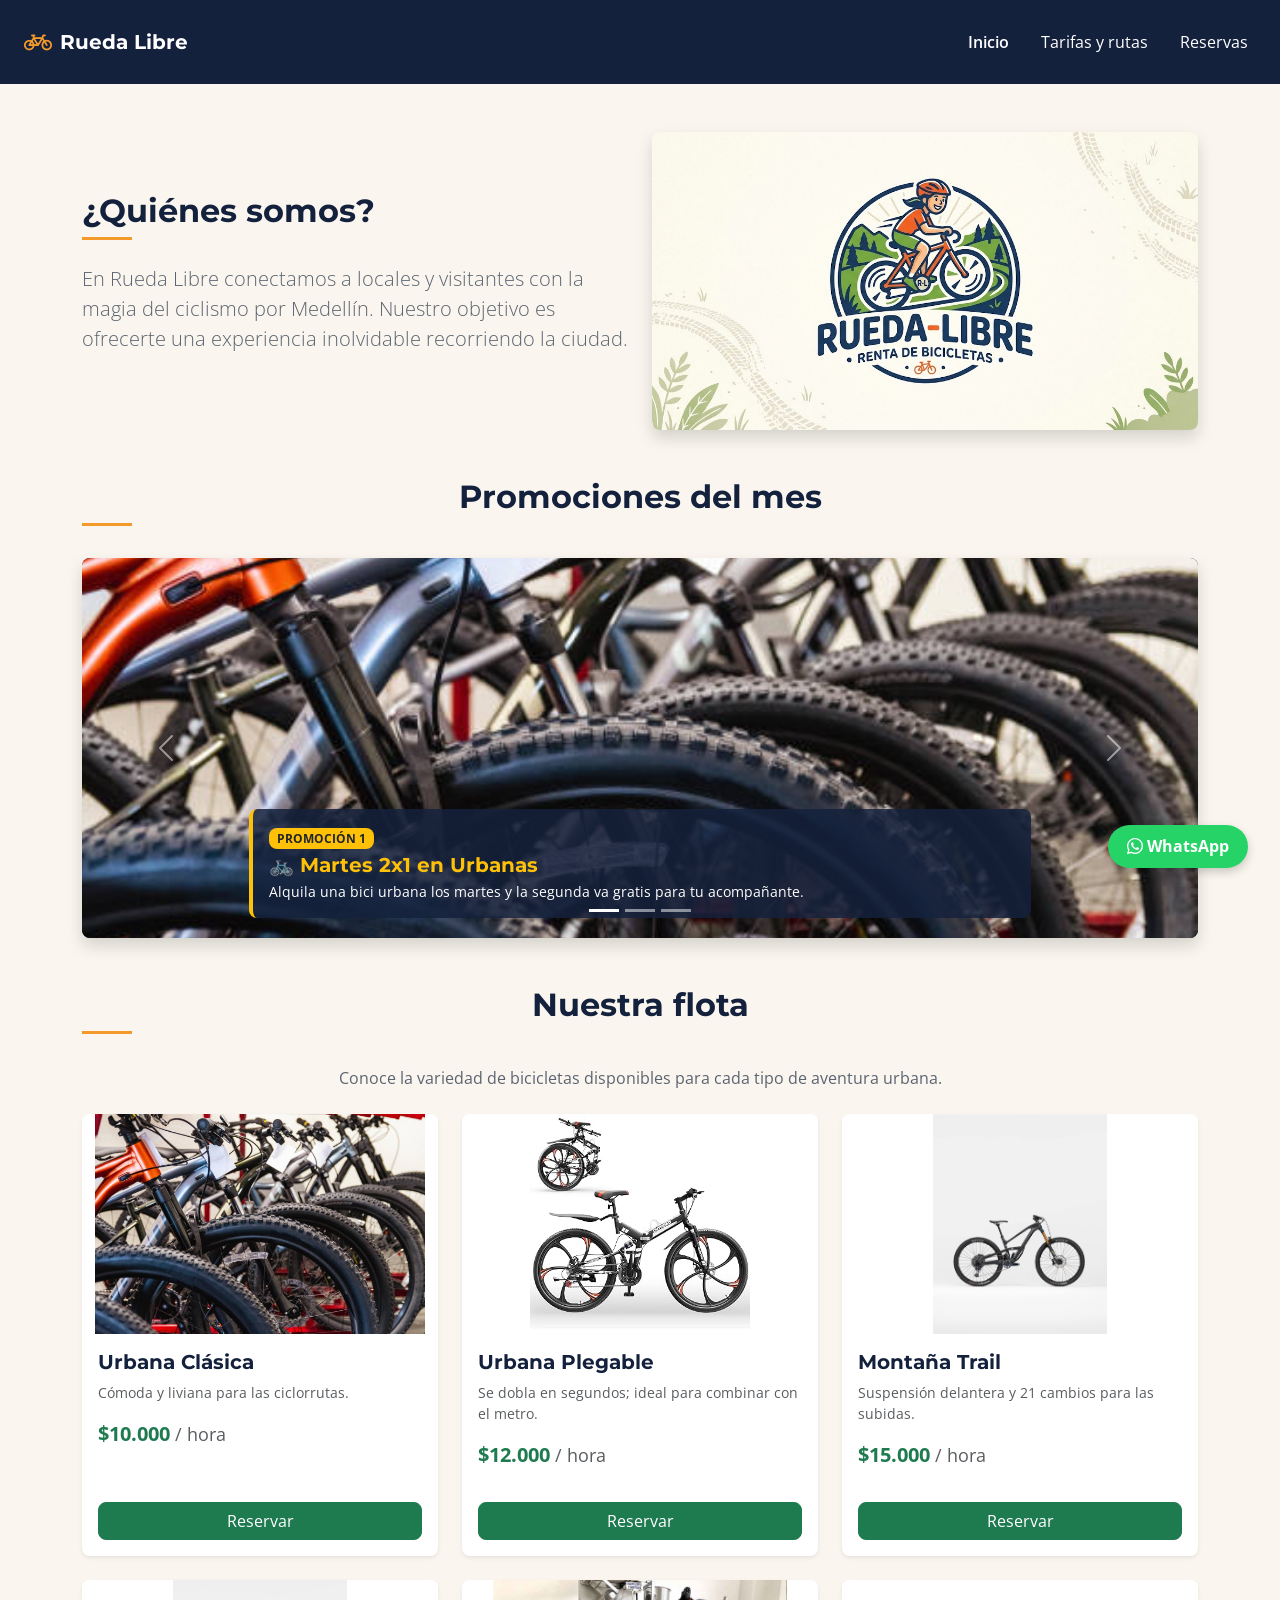
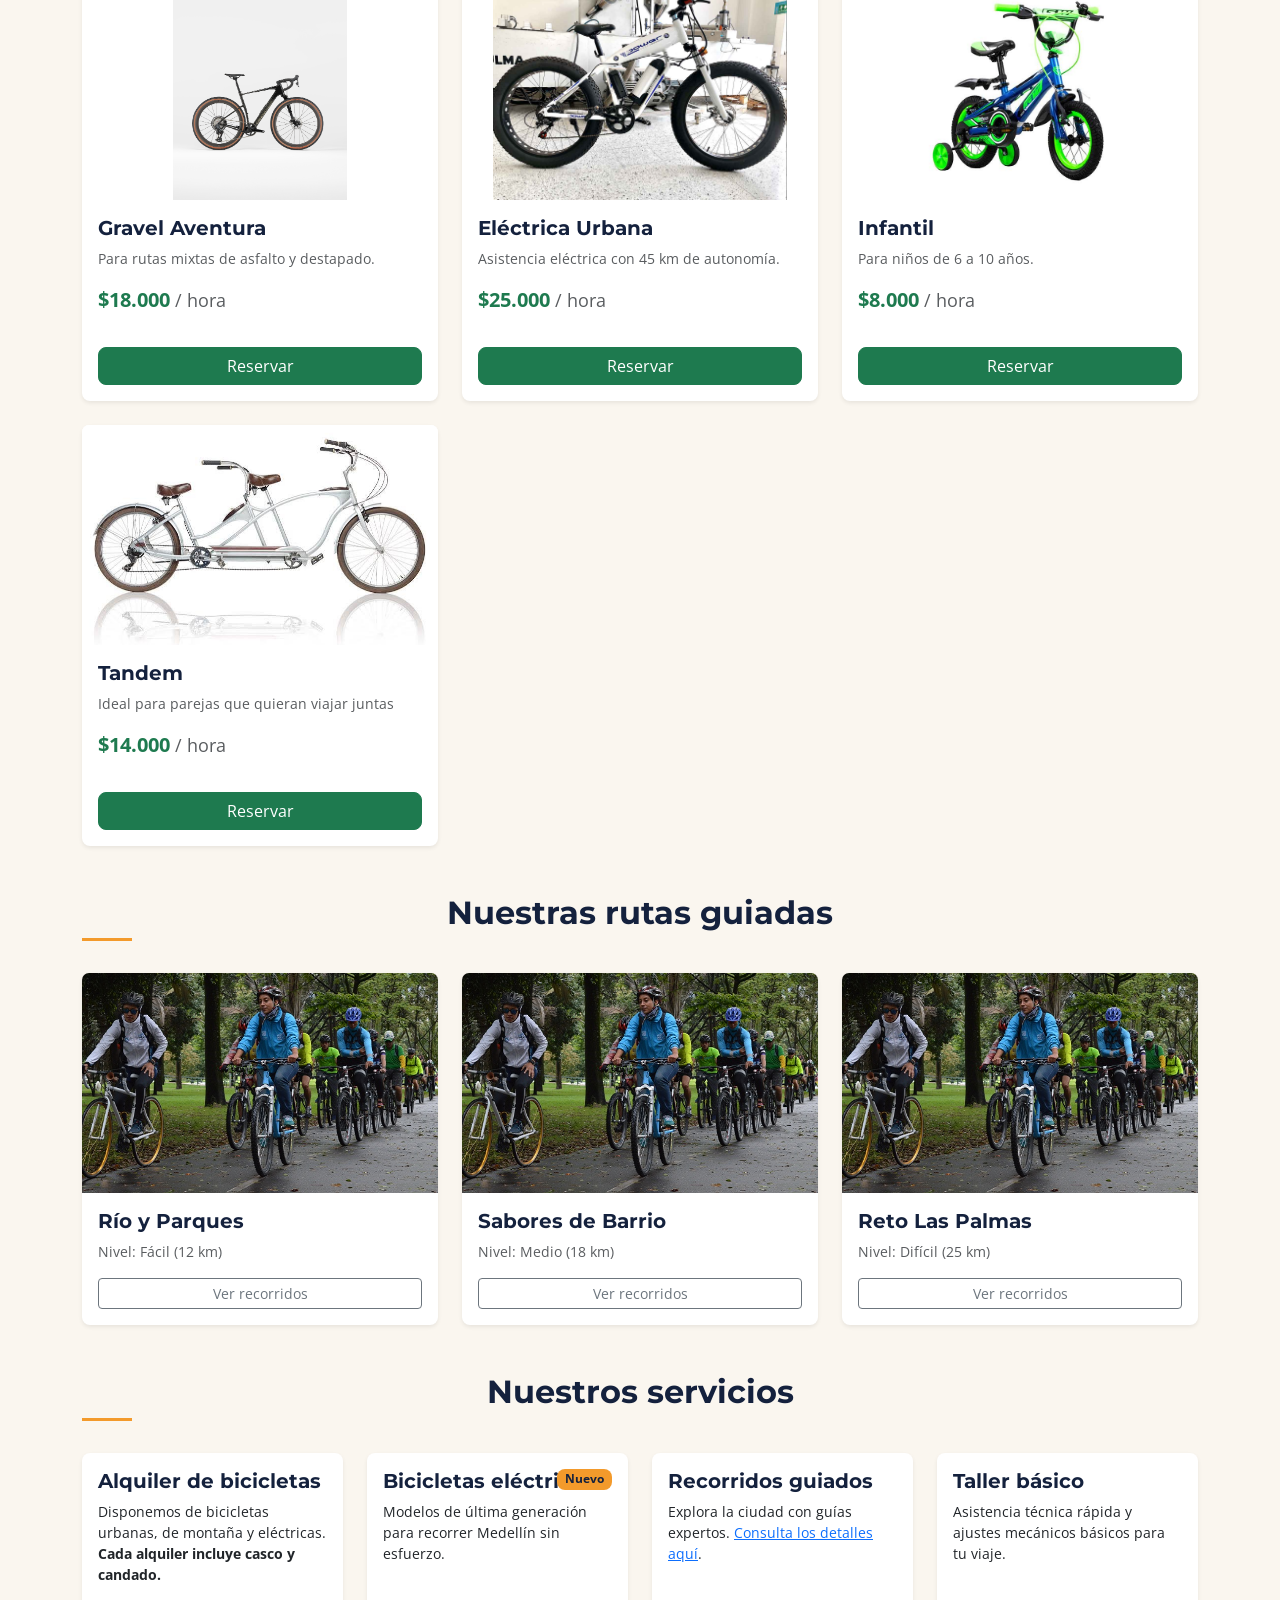
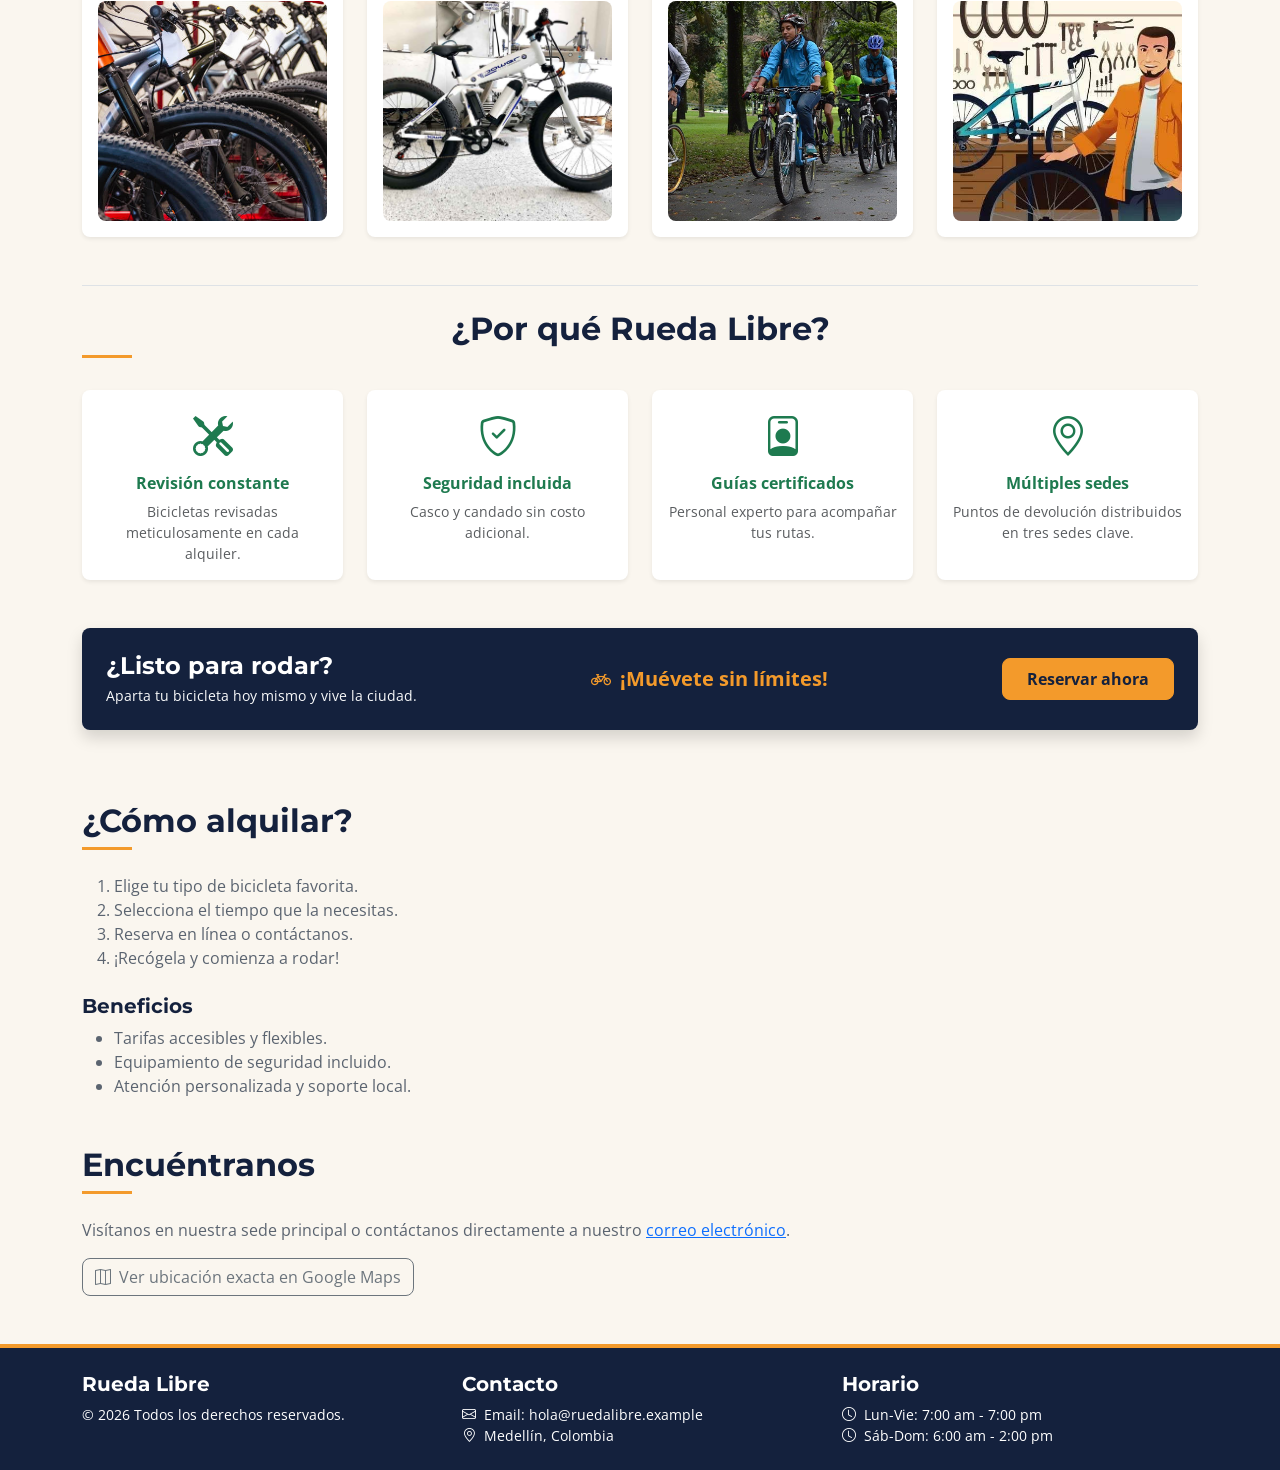
<file: index.html>
<!DOCTYPE html>
<html lang="es">
<head>
    <meta charset="UTF-8">
    <meta name="viewport" content="width=device-width, initial-scale=1.0">
    <meta name="description" content="Alquiler de bicicletas y recorridos guiados en Medellín. Vive la ciudad sobre dos ruedas de forma segura y divertida.">
    <title>Rueda Libre | Alquiler de bicicletas en Medellín</title>
    <!-- Google Fonts -->
    <link rel="preconnect" href="https://fonts.googleapis.com">
    <link rel="preconnect" href="https://fonts.gstatic.com" crossorigin>
    <link href="https://fonts.googleapis.com/css2?family=Montserrat:wght@700&family=Open+Sans:wght@400;600&display=swap" rel="stylesheet">

    <!-- Bootstrap 5.3 CSS -->
    <link href="https://cdn.jsdelivr.net/npm/bootstrap@5.3.3/dist/css/bootstrap.min.css" rel="stylesheet" integrity="sha384-QWTKZyjpPEjISv5WaRU9OFeRpok6YctnYmDr5pNlyT2bRjXh0JMhjY6hW+ALEwIH" crossorigin="anonymous">
    <!-- Bootstrap Icons CDN -->
    <link rel="stylesheet" href="https://cdn.jsdelivr.net/npm/bootstrap-icons@1.11.3/font/bootstrap-icons.min.css">
    <!-- CSS propio -->
    <link rel="stylesheet" href="css/styles.css">
</head>
<body class="bg-crema text-gris-asfalto">
    <header>
        <nav class="navbar navbar-expand-lg bg-azul-noche navbar-dark py-3 px-4">
            <div class="container-fluid p-0">
                <a class="navbar-brand font-titulos text-white fw-bold d-flex align-items-center gap-2" href="index.html">
                    <i class="bi bi-bicycle text-naranja-pedal fs-3" aria-hidden="true"></i>
                    <span>Rueda Libre</span>
                </a>
                <button class="navbar-toggler" type="button" data-bs-toggle="collapse" data-bs-target="#navbarNavegacion" aria-controls="navbarNavegacion" aria-expanded="false" aria-label="Abrir o cerrar menú de navegación">
                    <span class="navbar-toggler-icon"></span>
                </button>
                <div class="collapse navbar-collapse" id="navbarNavegacion">
                    <ul class="navbar-nav ms-auto gap-lg-3 mt-3 mt-lg-0">
                        <li class="nav-item">
                            <a class="nav-link text-white fw-semibold active" aria-current="page" href="index.html">Inicio</a>
                        </li>
                        <li class="nav-item">
                            <a class="nav-link text-white" href="paginas/tarifas.html">Tarifas y rutas</a>
                        </li>
                        <li class="nav-item">
                            <a class="nav-link text-white" href="paginas/reservas.html">Reservas</a>
                        </li>
                    </ul>
                </div>
            </div>
        </nav>
    </header>

    <main class="container my-5">
        <!-- ¿QUIÉNES SOMOS? -->
        <section id="quienes-somos" class="row align-items-center mb-5">
            <div class="col-12 col-lg-6 mb-4 mb-lg-0">
                <h2 class="fw-bold font-titulos text-azul-noche titulo-seccion mb-3">¿Quiénes somos?</h2>
                <p class="lead">
                    En Rueda Libre conectamos a locales y visitantes con la magia del ciclismo por Medellín. 
                    Nuestro objetivo es ofrecerte una experiencia inolvidable recorriendo la ciudad.
                </p>
            </div>
            <div class="col-12 col-lg-6">
                <img src="img/portada.jpg" alt="Portada de Rueda Libre con ciclistas en Medellín" class="img-fluid rounded shadow">
            </div>
        </section>

        <!-- PROMOCIONES DEL MES (CARRUSEL) -->
        <section id="promociones-carrusel" class="mb-5">
            <h2 class="fw-bold font-titulos text-azul-noche text-center titulo-seccion mb-4">Promociones del mes</h2>
            <div id="carruselPromociones" class="carousel slide rounded shadow overflow-hidden bg-azul-noche" data-bs-ride="carousel" data-bs-interval="3500">
                <div class="carousel-indicators">
                    <button type="button" data-bs-target="#carruselPromociones" data-bs-slide-to="0" class="active" aria-current="true" aria-label="Promoción 1"></button>
                    <button type="button" data-bs-target="#carruselPromociones" data-bs-slide-to="1" aria-label="Promoción 2"></button>
                    <button type="button" data-bs-target="#carruselPromociones" data-bs-slide-to="2" aria-label="Promoción 3"></button>
                </div>
                <div class="carousel-inner">
                    <div class="carousel-item active">
                        <img src="img/bicicleta.jpg" class="d-block w-100 banner-carrusel" alt="Martes 2x1 en bicicletas urbanas">
                        <div class="carousel-caption d-block p-3 border-start border-4 border-warning">
                            <span class="badge bg-warning text-dark mb-1">PROMOCIÓN 1</span>
                            <h3 class="h5 fw-bold font-titulos text-warning mb-1">🚲 Martes 2x1 en Urbanas</h3>
                            <p class="mb-0 text-white small">Alquila una bici urbana los martes y la segunda va gratis para tu acompañante.</p>
                        </div>
                    </div>
                    <div class="carousel-item">
                        <img src="img/bicicleta-electrica.jpg" class="d-block w-100 banner-carrusel" alt="20% de descuento en eléctricas">
                        <div class="carousel-caption d-block p-3 border-start border-4 border-info">
                            <span class="badge bg-info text-dark mb-1">PROMOCIÓN 2</span>
                            <h3 class="h5 fw-bold font-titulos text-info mb-1">⚡ 20% OFF en Eléctricas</h3>
                            <p class="mb-0 text-white small">Recorre las lomas de la ciudad sin sudar de lunes a jueves con descuento especial.</p>
                        </div>
                    </div>
                    <div class="carousel-item">
                        <img src="img/recorrido-guiado.jpg" class="d-block w-100 banner-carrusel" alt="Tour Guiado Gratis en tu CUMPLE">
                        <div class="carousel-caption d-block p-3 border-start border-4 border-success">
                            <span class="badge bg-success text-white mb-1">PROMOCIÓN 3</span>
                            <h3 class="h5 fw-bold font-titulos text-success mb-1">🎂 Tour Guiado Gratis en tu CUMPLE</h3>
                            <p class="mb-0 text-white small">Celebra tu cumpleaños con nosotros y disfruta cualquier ruta con guía sin costo.</p>
                        </div>
                    </div>
                </div>
                <button class="carousel-control-prev" type="button" data-bs-target="#carruselPromociones" data-bs-slide="prev">
                    <span class="carousel-control-prev-icon" aria-hidden="true"></span>
                    <span class="visually-hidden">Anterior</span>
                </button>
                <button class="carousel-control-next" type="button" data-bs-target="#carruselPromociones" data-bs-slide="next">
                    <span class="carousel-control-next-icon" aria-hidden="true"></span>
                    <span class="visually-hidden">Siguiente</span>
                </button>
            </div>
        </section>

        <!-- NUESTRA FLOTA -->
        <section id="nuestra-flota" class="mb-5">
            <h2 class="fw-bold font-titulos text-azul-noche text-center titulo-seccion mb-4">Nuestra flota</h2>
            <p class="text-center mb-4">Conoce la variedad de bicicletas disponibles para cada tipo de aventura urbana.</p>
            
            <div class="row g-4">
                <!-- Urbana Clásica -->
                <div class="col-12 col-sm-6 col-lg-4">
                    <div class="card shadow-sm border-0 h-100">
                        <img src="img/bicicleta.jpg" class="card-img-top" alt="Bicicleta Urbana Clásica">
                        <div class="card-body d-flex flex-column justify-content-between">
                            <div>
                                <h3 class="card-title h5 fw-bold font-titulos text-azul-noche">Urbana Clásica</h3>
                                <p class="card-text text-muted small">Cómoda y liviana para las ciclorrutas.</p>
                                <p class="fw-bold text-verde-ruta fs-5">$10.000 <span class="small text-muted fw-normal">/ hora</span></p>
                            </div>
                            <a href="paginas/reservas.html" class="btn btn-primary mt-3">Reservar</a>
                        </div>
                    </div>
                </div>

                <!-- Urbana Plegable -->
                <div class="col-12 col-sm-6 col-lg-4">
                    <div class="card shadow-sm border-0 h-100">
                        <img src="img/bicicleta-plegable.jpg" class="card-img-top" alt="Bicicleta Urbana Plegable">
                        <div class="card-body d-flex flex-column justify-content-between">
                            <div>
                                <h3 class="card-title h5 fw-bold font-titulos text-azul-noche">Urbana Plegable</h3>
                                <p class="card-text text-muted small">Se dobla en segundos; ideal para combinar con el metro.</p>
                                <p class="fw-bold text-verde-ruta fs-5">$12.000 <span class="small text-muted fw-normal">/ hora</span></p>
                            </div>
                            <a href="paginas/reservas.html" class="btn btn-primary mt-3">Reservar</a>
                        </div>
                    </div>
                </div>

                <!-- Montaña Trail -->
                <div class="col-12 col-sm-6 col-lg-4">
                    <div class="card shadow-sm border-0 h-100">
                        <img src="img/bici-montaña.jpg" class="card-img-top" alt="Bicicleta de Montaña Trail">
                        <div class="card-body d-flex flex-column justify-content-between">
                            <div>
                                <h3 class="card-title h5 fw-bold font-titulos text-azul-noche">Montaña Trail</h3>
                                <p class="card-text text-muted small">Suspensión delantera y 21 cambios para las subidas.</p>
                                <p class="fw-bold text-verde-ruta fs-5">$15.000 <span class="small text-muted fw-normal">/ hora</span></p>
                            </div>
                            <a href="paginas/reservas.html" class="btn btn-primary mt-3">Reservar</a>
                        </div>
                    </div>
                </div>

                <!-- Gravel Aventura -->
                <div class="col-12 col-sm-6 col-lg-4">
                    <div class="card shadow-sm border-0 h-100">
                        <img src="img/gravel.jpg" class="card-img-top" alt="Bicicleta Gravel Aventura">
                        <div class="card-body d-flex flex-column justify-content-between">
                            <div>
                                <h3 class="card-title h5 fw-bold font-titulos text-azul-noche">Gravel Aventura</h3>
                                <p class="card-text text-muted small">Para rutas mixtas de asfalto y destapado.</p>
                                <p class="fw-bold text-verde-ruta fs-5">$18.000 <span class="small text-muted fw-normal">/ hora</span></p>
                            </div>
                            <a href="paginas/reservas.html" class="btn btn-primary mt-3">Reservar</a>
                        </div>
                    </div>
                </div>

                <!-- Eléctrica Urbana -->
                <div class="col-12 col-sm-6 col-lg-4">
                    <div class="card shadow-sm border-0 h-100">
                        <img src="img/bicicleta-electrica.jpg" class="card-img-top" alt="Bicicleta Eléctrica Urbana">
                        <div class="card-body d-flex flex-column justify-content-between">
                            <div>
                                <h3 class="card-title h5 fw-bold font-titulos text-azul-noche">Eléctrica Urbana</h3>
                                <p class="card-text text-muted small">Asistencia eléctrica con 45 km de autonomía.</p>
                                <p class="fw-bold text-verde-ruta fs-5">$25.000 <span class="small text-muted fw-normal">/ hora</span></p>
                            </div>
                            <a href="paginas/reservas.html" class="btn btn-primary mt-3">Reservar</a>
                        </div>
                    </div>
                </div>

                <!-- Infantil -->
                <div class="col-12 col-sm-6 col-lg-4">
                    <div class="card shadow-sm border-0 h-100">
                        <img src="img/infantil.jpg" class="card-img-top" alt="Bicicleta Infantil">
                        <div class="card-body d-flex flex-column justify-content-between">
                            <div>
                                <h3 class="card-title h5 fw-bold font-titulos text-azul-noche">Infantil</h3>
                                <p class="card-text text-muted small">Para niños de 6 a 10 años.</p>
                                <p class="fw-bold text-verde-ruta fs-5">$8.000 <span class="small text-muted fw-normal">/ hora</span></p>
                            </div>
                            <a href="paginas/reservas.html" class="btn btn-primary mt-3">Reservar</a>
                        </div>
                    </div>
                </div>

                <!-- Tandem -->
                <div class="col-12 col-sm-6 col-lg-4">
                    <div class="card shadow-sm border-0 h-100">
                        <img src="img/tandem.jpg" class="card-img-top" alt="Bicicleta tandem">
                        <div class="card-body d-flex flex-column justify-content-between">
                            <div>
                                <h3 class="card-title h5 fw-bold font-titulos text-azul-noche">Tandem</h3>
                                <p class="card-text text-muted small">Ideal para parejas que quieran viajar juntas</p>
                                <p class="fw-bold text-verde-ruta fs-5">$14.000 <span class="small text-muted fw-normal">/ hora</span></p>
                            </div>
                            <a href="paginas/reservas.html" class="btn btn-primary mt-3">Reservar</a>
                        </div>
                    </div>
                </div>
            </div>
        </section>

        <!-- NUESTRAS RUTAS GUIADAS -->
        <section id="galeria-rutas-seccion" class="mb-5">
            <h2 class="fw-bold font-titulos text-azul-noche text-center titulo-seccion mb-4">Nuestras rutas guiadas</h2>
            <div class="row g-4">
                <div class="col-12 col-md-4">
                    <div class="card shadow-sm border-0 h-100">
                        <img src="img/recorrido-guiado.jpg" alt="Ruta Río y Parques" class="card-img-top">
                        <div class="card-body d-flex flex-column justify-content-between">
                            <div>
                                <h3 class="card-title h5 fw-bold font-titulos text-azul-noche">Río y Parques</h3>
                                <p class="card-text text-muted small mb-0">Nivel: Fácil (12 km)</p>
                            </div>
                            <a href="paginas/tarifas.html#tabla-recorridos" class="btn btn-outline-secondary btn-sm mt-3">Ver recorridos</a>
                        </div>
                    </div>
                </div>
                <div class="col-12 col-md-4">
                    <div class="card shadow-sm border-0 h-100">
                        <img src="img/recorrido-guiado.jpg" alt="Ruta Sabores de Barrio" class="card-img-top">
                        <div class="card-body d-flex flex-column justify-content-between">
                            <div>
                                <h3 class="card-title h5 fw-bold font-titulos text-azul-noche">Sabores de Barrio</h3>
                                <p class="card-text text-muted small mb-0">Nivel: Medio (18 km)</p>
                            </div>
                            <a href="paginas/tarifas.html#tabla-recorridos" class="btn btn-outline-secondary btn-sm mt-3">Ver recorridos</a>
                        </div>
                    </div>
                </div>
                <div class="col-12 col-md-4">
                    <div class="card shadow-sm border-0 h-100">
                        <img src="img/recorrido-guiado.jpg" alt="Ruta Reto Las Palmas" class="card-img-top">
                        <div class="card-body d-flex flex-column justify-content-between">
                            <div>
                                <h3 class="card-title h5 fw-bold font-titulos text-azul-noche">Reto Las Palmas</h3>
                                <p class="card-text text-muted small mb-0">Nivel: Difícil (25 km)</p>
                            </div>
                            <a href="paginas/tarifas.html#tabla-recorridos" class="btn btn-outline-secondary btn-sm mt-3">Ver recorridos</a>
                        </div>
                    </div>
                </div>
            </div>
        </section>

        <!-- NUESTROS SERVICIOS -->
        <section id="servicios" class="mb-5">
            <h2 class="fw-bold font-titulos text-azul-noche text-center titulo-seccion mb-4">Nuestros servicios</h2>
            <div class="row g-4">
                <div class="col-12 col-md-6 col-lg-3">
                    <div class="card shadow-sm border-0 p-3 h-100">
                        <h3 class="card-title h5 fw-bold font-titulos text-azul-noche">Alquiler de bicicletas</h3>
                        <p class="card-text small">Disponemos de bicicletas urbanas, de montaña y eléctricas. <strong>Cada alquiler incluye casco y candado.</strong></p>
                        <img src="img/bicicleta.jpg" alt="Bicicleta urbana" class="card-img-top img-fluid rounded mt-auto">
                    </div>
                </div>
                <div class="col-12 col-md-6 col-lg-3">
                    <div class="card shadow-sm border-0 p-3 position-relative h-100">
                        <span class="badge bg-naranja-pedal text-azul-noche position-absolute top-0 end-0 m-3">Nuevo</span>
                        <h3 class="card-title h5 fw-bold font-titulos text-azul-noche">Bicicletas eléctricas</h3>
                        <p class="card-text small">Modelos de última generación para recorrer Medellín sin esfuerzo.</p>
                        <img src="img/bicicleta-electrica.jpg" alt="Bicicleta eléctrica" class="card-img-top img-fluid rounded mt-auto">
                    </div>
                </div>
                <div class="col-12 col-md-6 col-lg-3">
                    <div class="card shadow-sm border-0 p-3 h-100">
                        <h3 class="card-title h5 fw-bold font-titulos text-azul-noche">Recorridos guiados</h3>
                        <p class="card-text small">Explora la ciudad con guías expertos. <a href="paginas/tarifas.html#tabla-recorridos">Consulta los detalles aquí</a>.</p>
                        <img src="img/recorrido-guiado.jpg" alt="Recorridos guiados" class="card-img-top img-fluid rounded mt-auto">
                    </div>
                </div>
                <div class="col-12 col-md-6 col-lg-3">
                    <div class="card shadow-sm border-0 p-3 h-100">
                        <h3 class="card-title h5 fw-bold font-titulos text-azul-noche">Taller básico</h3>
                        <p class="card-text small">Asistencia técnica rápida y ajustes mecánicos básicos para tu viaje.</p>
                        <img src="img/taller.jpg" alt="Taller de bicicletas" class="card-img-top img-fluid rounded mt-auto">
                    </div>
                </div>
            </div>
        </section>

        <!-- ¿POR QUÉ RUEDA LIBRE? -->
        <section class="my-5 py-4 border-top">
            <h2 class="text-center fw-bold font-titulos text-azul-noche titulo-seccion mb-4">¿Por qué Rueda Libre?</h2>
            
            <div class="row g-4 text-center mb-5">
                <div class="col-12 col-md-6 col-lg-3">
                    <div class="p-3 bg-white rounded shadow-sm h-100">
                        <i class="bi bi-tools text-verde-ruta fs-1 mb-2 d-block" aria-hidden="true"></i>
                        <h3 class="h6 fw-bold text-verde-ruta">Revisión constante</h3>
                        <p class="small text-muted mb-0">Bicicletas revisadas meticulosamente en cada alquiler.</p>
                    </div>
                </div>
                <div class="col-12 col-md-6 col-lg-3">
                    <div class="p-3 bg-white rounded shadow-sm h-100">
                        <i class="bi bi-shield-check text-verde-ruta fs-1 mb-2 d-block" aria-hidden="true"></i>
                        <h3 class="h6 fw-bold text-verde-ruta">Seguridad incluida</h3>
                        <p class="small text-muted mb-0">Casco y candado sin costo adicional.</p>
                    </div>
                </div>
                <div class="col-12 col-md-6 col-lg-3">
                    <div class="p-3 bg-white rounded shadow-sm h-100">
                        <i class="bi bi-person-badge text-verde-ruta fs-1 mb-2 d-block" aria-hidden="true"></i>
                        <h3 class="h6 fw-bold text-verde-ruta">Guías certificados</h3>
                        <p class="small text-muted mb-0">Personal experto para acompañar tus rutas.</p>
                    </div>
                </div>
                <div class="col-12 col-md-6 col-lg-3">
                    <div class="p-3 bg-white rounded shadow-sm h-100">
                        <i class="bi bi-geo-alt text-verde-ruta fs-1 mb-2 d-block" aria-hidden="true"></i>
                        <h3 class="h6 fw-bold text-verde-ruta">Múltiples sedes</h3>
                        <p class="small text-muted mb-0">Puntos de devolución distribuidos en tres sedes clave.</p>
                    </div>
                </div>
            </div>

            <div class="p-4 bg-azul-noche text-white rounded shadow d-flex flex-column flex-md-row justify-content-between align-items-center gap-3">
                <div class="text-center text-md-start">
                    <h3 class="h4 fw-bold mb-1 font-titulos text-white">¿Listo para rodar?</h3>
                    <p class="mb-0 text-light small">Aparta tu bicicleta hoy mismo y vive la ciudad.</p>
                </div>
                <div class="d-none d-md-block text-naranja-pedal fw-bold fs-5">
                    <i class="bi bi-bicycle me-1" aria-hidden="true"></i> ¡Muévete sin límites!
                </div>
                <div>
                    <a href="paginas/reservas.html" class="btn btn-naranja fw-bold px-4 py-2">Reservar ahora</a>
                </div>
            </div>
        </section>

        <!-- ¿CÓMO ALQUILAR? -->
        <section id="como-alquilar" class="mb-5">
            <h2 class="fw-bold font-titulos text-azul-noche titulo-seccion mb-3">¿Cómo alquilar?</h2>
            <ol class="mb-4">
                <li>Elige tu tipo de bicicleta favorita.</li>
                <li>Selecciona el tiempo que la necesitas.</li>
                <li>Reserva en línea o contáctanos.</li>
                <li>¡Recógela y comienza a rodar!</li>
            </ol>
            <h3 class="h5 fw-bold font-titulos text-azul-noche">Beneficios</h3>
            <ul>
                <li>Tarifas accesibles y flexibles.</li>
                <li>Equipamiento de seguridad incluido.</li>
                <li>Atención personalizada y soporte local.</li>
            </ul>
        </section>

        <!-- ENCUÉNTRANOS -->
        <section id="encuentranos" class="mb-5">
            <h2 class="fw-bold font-titulos text-azul-noche titulo-seccion mb-3">Encuéntranos</h2>
            <p>Visítanos en nuestra sede principal o contáctanos directamente a nuestro <a href="mailto:hola@ruedalibre.example">correo electrónico</a>.</p>
            <p><a href="https://maps.google.com" target="_blank" rel="noopener" class="btn btn-outline-secondary"><i class="bi bi-map me-1" aria-hidden="true"></i> Ver ubicación exacta en Google Maps</a></p>
        </section>
    </main>

    <!-- Botón flotante WhatsApp -->
    <a href="https://wa.me/573000000000" class="whatsapp-flotante" target="_blank" rel="noopener" aria-label="Contactar por WhatsApp">
        <i class="bi bi-whatsapp me-1" aria-hidden="true"></i> WhatsApp
    </a>

    <!-- PIE DE PÁGINA -->
    <footer class="footer-custom bg-azul-noche text-white py-4 px-5">
        <div class="container">
            <div class="row g-4">
                <div class="col-12 col-md-4">
                    <h2 class="h5 fw-bold font-titulos text-white">Rueda Libre</h2>
                    <p class="small m-0">© 2026 Todos los derechos reservados.</p>
                </div>
                <div class="col-12 col-md-4">
                    <h2 class="h5 fw-bold font-titulos text-white">Contacto</h2>
                    <p class="small m-0"><i class="bi bi-envelope me-1" aria-hidden="true"></i> Email: hola@ruedalibre.example</p>
                    <p class="small m-0"><i class="bi bi-geo-alt me-1" aria-hidden="true"></i> Medellín, Colombia</p>
                </div>
                <div class="col-12 col-md-4">
                    <h2 class="h5 fw-bold font-titulos text-white">Horario</h2>
                    <p class="small m-0"><i class="bi bi-clock me-1" aria-hidden="true"></i> Lun-Vie: 7:00 am - 7:00 pm</p>
                    <p class="small m-0"><i class="bi bi-clock me-1" aria-hidden="true"></i> Sáb-Dom: 6:00 am - 2:00 pm</p>
                </div>
            </div>
        </div>
    </footer>

    <!-- Bootstrap 5.3 JS Bundle -->
    <script src="https://cdn.jsdelivr.net/npm/bootstrap@5.3.3/dist/js/bootstrap.bundle.min.js"></script>

    <!-- Script de inicialización del carrusel -->
    <script>
        document.addEventListener('DOMContentLoaded', function () {
            const elCarrusel = document.querySelector('#carruselPromociones');
            if (elCarrusel) {
                new bootstrap.Carousel(elCarrusel, {
                    interval: 3500,
                    ride: 'carousel',
                    touch: true
                });
            }
        });
    </script>
</body>
</html>
</file>
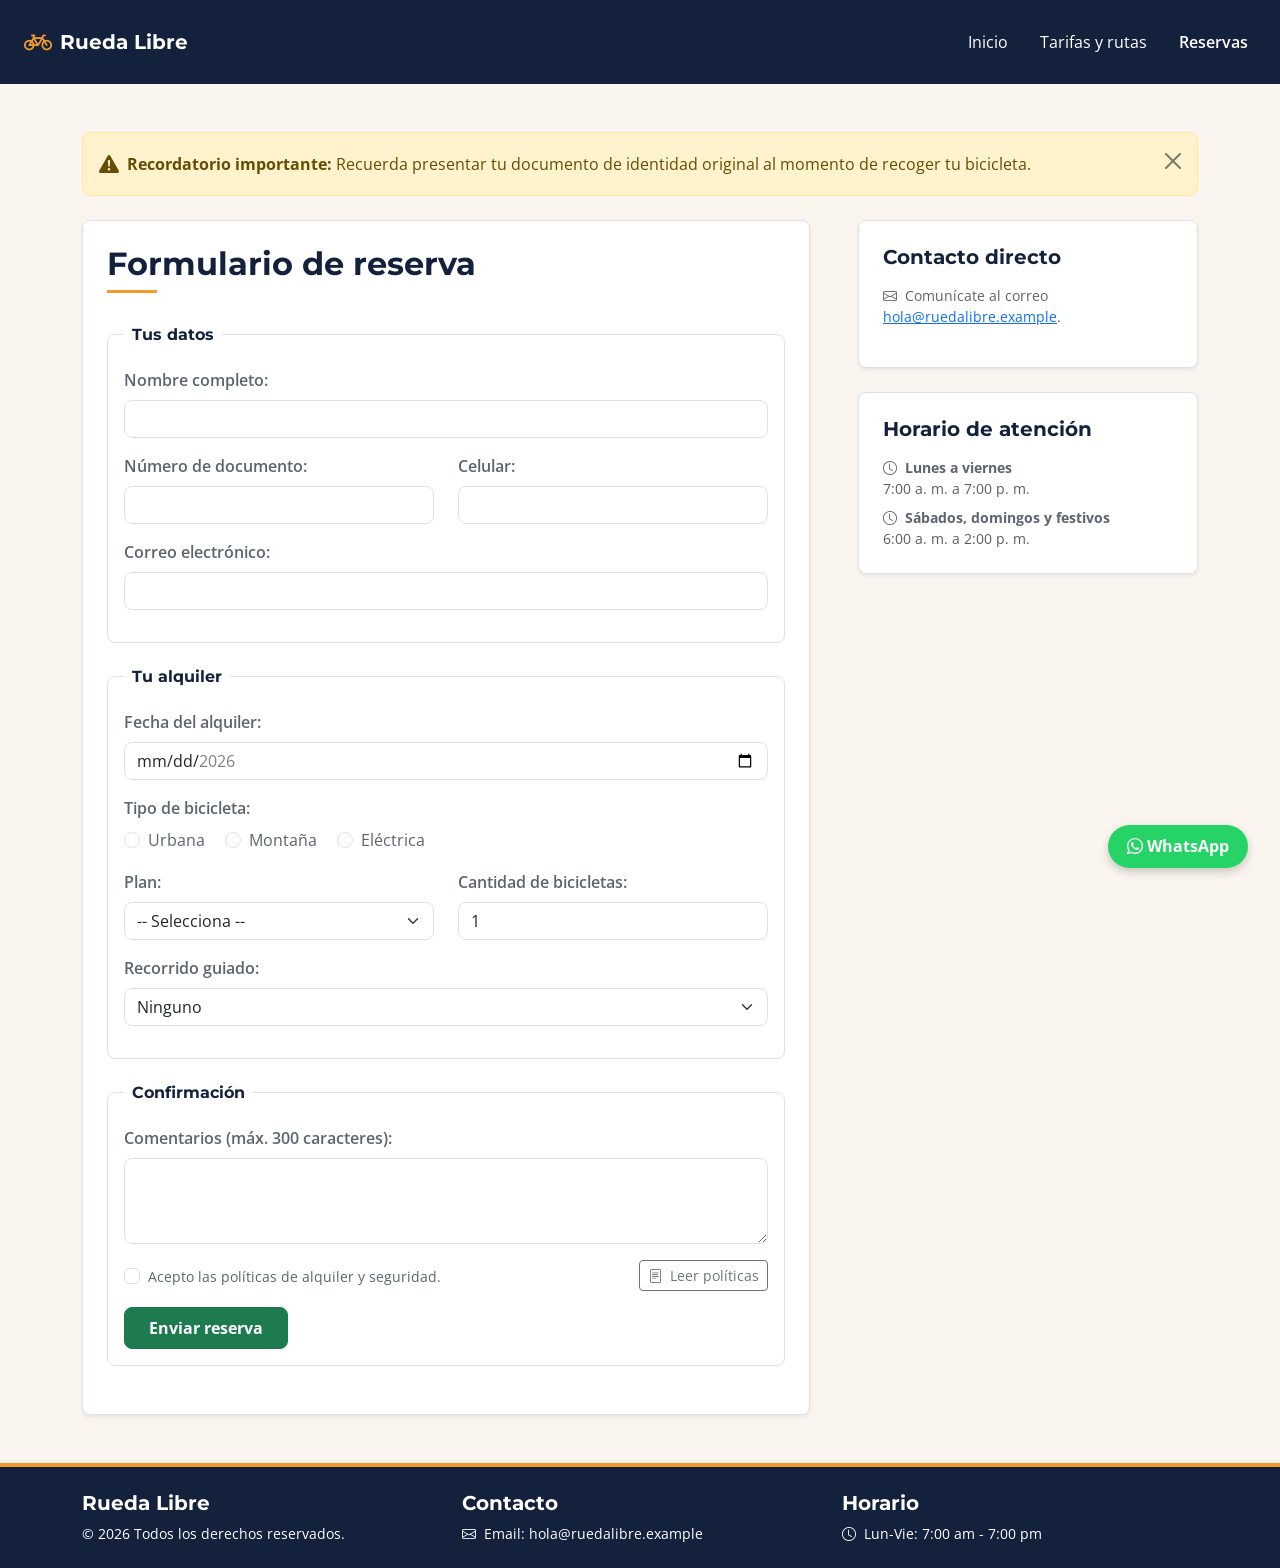
<file: paginas/reservas.html>
<!DOCTYPE html>
<html lang="es">
<head>
    <meta charset="UTF-8">
    <meta name="viewport" content="width=device-width, initial-scale=1.0">
    <meta name="description" content="Reserva tu bicicleta en Rueda Libre de forma rápida y segura.">
    <title>Reservas | Rueda Libre</title>

    <link rel="preconnect" href="https://fonts.googleapis.com">
    <link rel="preconnect" href="https://fonts.gstatic.com" crossorigin>
    <link href="https://fonts.googleapis.com/css2?family=Montserrat:wght@700&family=Open+Sans:wght@400;600&display=swap" rel="stylesheet">
    
    <link href="https://cdn.jsdelivr.net/npm/bootstrap@5.3.3/dist/css/bootstrap.min.css" rel="stylesheet" integrity="sha384-QWTKZyjpPEjISv5WaRU9OFeRpok6YctnYmDr5pNlyT2bRjXh0JMhjY6hW+ALEwIH" crossorigin="anonymous">
    
    <link rel="stylesheet" href="https://cdn.jsdelivr.net/npm/bootstrap-icons@1.11.3/font/bootstrap-icons.min.css">
    
    <link rel="stylesheet" href="../css/styles.css">
</head>
<body class="bg-crema text-gris-asfalto">
    <header>
        <nav class="navbar navbar-expand-lg bg-azul-noche navbar-dark py-3 px-4">
            <div class="container-fluid p-0">
                <a class="navbar-brand font-titulos text-white fw-bold d-flex align-items-center gap-2" href="../index.html">
                    <i class="bi bi-bicycle text-naranja-pedal fs-3" aria-hidden="true"></i>
                    <span>Rueda Libre</span>
                </a>
                <button class="navbar-toggler" type="button" data-bs-toggle="collapse" data-bs-target="#navbarNavegacion" aria-controls="navbarNavegacion" aria-expanded="false" aria-label="Abrir o cerrar menú de navegación">
                    <span class="navbar-toggler-icon"></span>
                </button>
                <div class="collapse navbar-collapse" id="navbarNavegacion">
                    <ul class="navbar-nav ms-auto gap-lg-3 mt-3 mt-lg-0">
                        <li class="nav-item">
                            <a class="nav-link text-white" href="../index.html">Inicio</a>
                        </li>
                        <li class="nav-item">
                            <a class="nav-link text-white" href="tarifas.html">Tarifas y rutas</a>
                        </li>
                        <li class="nav-item">
                            <a class="nav-link text-white fw-semibold active" aria-current="page" href="reservas.html">Reservas</a>
                        </li>
                    </ul>
                </div>
            </div>
        </nav>
    </header>

    <main class="container my-5">
        <!-- Alerta informativa que se puede cerrar -->
        <div class="alert alert-warning alert-dismissible fade show d-flex align-items-center gap-2 mb-4" role="alert">
            <i class="bi bi-exclamation-triangle-fill fs-5 text-warning-emphasis" aria-hidden="true"></i>
            <div>
                <strong>Recordatorio importante:</strong> Recuerda presentar tu documento de identidad original al momento de recoger tu bicicleta.
            </div>
            <button type="button" class="btn-close" data-bs-dismiss="alert" aria-label="Cerrar aviso"></button>
        </div>

        <div class="row g-5">
            <div class="col-12 col-md-8">
                <section class="bg-white p-4 rounded shadow-sm border">
                    <h2 class="fw-bold font-titulos text-azul-noche titulo-seccion mb-4">Formulario de reserva</h2>
                    <form action="#" method="POST" class="needs-validation" novalidate>
                        <fieldset class="mb-4 border p-3 rounded">
                            <legend class="float-none w-auto px-2 h6 fw-bold font-titulos text-azul-noche">Tus datos</legend>

                            <div class="mb-3">
                                <label for="nombre" class="form-label fw-semibold">Nombre completo:</label>
                                <input type="text" id="nombre" name="nombre" class="form-control" required minlength="3">
                                <div class="invalid-feedback">
                                    Por favor ingresa tu nombre completo (mínimo 3 caracteres).
                                </div>
                            </div>

                            <div class="row">
                                <div class="col-12 col-sm-6 mb-3">
                                    <label for="documento" class="form-label fw-semibold">Número de documento:</label>
                                    <input type="text" id="documento" name="documento" class="form-control" required pattern="[0-9]{6,10}" title="Entre 6 y 10 dígitos numéricos">
                                    <div class="invalid-feedback">
                                        Ingresa un documento válido (entre 6 y 10 números, sin puntos ni espacios).
                                    </div>
                                </div>
                                <div class="col-12 col-sm-6 mb-3">
                                    <label for="celular" class="form-label fw-semibold">Celular:</label>
                                    <input type="tel" id="celular" name="celular" class="form-control" required pattern="3[0-9]{9}" title="10 dígitos empezando por 3">
                                    <div class="invalid-feedback">
                                        Ingresa un número celular de Colombia válido (10 dígitos comenzando por 3).
                                    </div>
                                </div>
                            </div>

                            <div class="mb-3">
                                <label for="correo" class="form-label fw-semibold">Correo electrónico:</label>
                                <input type="email" id="correo" name="correo" class="form-control" required>
                                <div class="invalid-feedback">
                                    Por favor ingresa un correo electrónico válido (ejemplo: usuario@correo.com).
                                </div>
                            </div>
                        </fieldset>

                        <fieldset class="mb-4 border p-3 rounded">
                            <legend class="float-none w-auto px-2 h6 fw-bold font-titulos text-azul-noche">Tu alquiler</legend>

                            <div class="mb-3">
                                <label for="fecha" class="form-label fw-semibold">Fecha del alquiler:</label>
                                <input type="date" id="fecha" name="fecha" class="form-control" min="2026-11-01" max="2026-12-31" required>
                                <div class="invalid-feedback">
                                    Selecciona una fecha válida dentro del rango permitido (noviembre - diciembre de 2026).
                                </div>
                            </div>

                            <div class="mb-3">
                                <label class="form-label fw-semibold d-block">Tipo de bicicleta:</label>
                                <div class="form-check form-check-inline">
                                    <input class="form-check-input" type="radio" name="tipo_bici" id="biciUrbana" value="urbana" required>
                                    <label class="form-check-label" for="biciUrbana">Urbana</label>
                                </div>
                                <div class="form-check form-check-inline">
                                    <input class="form-check-input" type="radio" name="tipo_bici" id="biciMontana" value="montana">
                                    <label class="form-check-label" for="biciMontana">Montaña</label>
                                </div>
                                <div class="form-check form-check-inline">
                                    <input class="form-check-input" type="radio" name="tipo_bici" id="biciElectrica" value="electrica">
                                    <label class="form-check-label" for="biciElectrica">Eléctrica</label>
                                </div>
                                <div class="invalid-feedback">
                                    Debes elegir una opción de bicicleta.
                                </div>
                            </div>

                            <div class="row">
                                <div class="col-12 col-sm-6 mb-3">
                                    <label for="plan" class="form-label fw-semibold">Plan:</label>
                                    <select id="plan" name="plan" class="form-select" required>
                                        <option value="">-- Selecciona --</option>
                                        <option value="1h">1 hora</option>
                                        <option value="medio_dia">Medio día (4 h)</option>
                                        <option value="dia_completo">Día completo</option>
                                    </select>
                                    <div class="invalid-feedback">
                                        Por favor elige un plan de alquiler.
                                    </div>
                                </div>
                                <div class="col-12 col-sm-6 mb-3">
                                    <label for="cantidad" class="form-label fw-semibold">Cantidad de bicicletas:</label>
                                    <input type="number" id="cantidad" name="cantidad" class="form-control" min="1" max="6" value="1" required>
                                    <div class="invalid-feedback">
                                        Ingresa una cantidad válida de bicicletas (entre 1 y 6).
                                    </div>
                                </div>
                            </div>

                            <div class="mb-3">
                                <label for="recorrido" class="form-label fw-semibold">Recorrido guiado:</label>
                                <select id="recorrido" name="recorrido" class="form-select">
                                    <option value="ninguno">Ninguno</option>
                                    <option value="rio_parques">Río y Parques</option>
                                    <option value="sabores_barrio">Sabores de Barrio</option>
                                    <option value="las_palmas">Reto Las Palmas</option>
                                </select>
                            </div>
                        </fieldset>

                        <fieldset class="mb-4 border p-3 rounded">
                            <legend class="float-none w-auto px-2 h6 fw-bold font-titulos text-azul-noche">Confirmación</legend>

                            <div class="mb-3">
                                <label for="comentarios" class="form-label fw-semibold">Comentarios (máx. 300 caracteres):</label>
                                <textarea id="comentarios" name="comentarios" class="form-control" rows="3" maxlength="300"></textarea>
                            </div>

                            <div class="mb-3 form-check d-flex align-items-center gap-2 flex-wrap">
                                <div>
                                    <input type="checkbox" class="form-check-input" id="politicas" name="politicas" required>
                                    <label class="form-check-label small" for="politicas">Acepto las políticas de alquiler y seguridad.</label>
                                </div>
                                <button type="button" class="btn btn-outline-secondary btn-sm ms-auto" data-bs-toggle="modal" data-bs-target="#modalPoliticas">
                                    <i class="bi bi-file-text me-1" aria-hidden="true"></i> Leer políticas
                                </button>
                                <div class="invalid-feedback w-100">
                                    Debes aceptar las políticas para continuar.
                                </div>
                            </div>

                            <button type="submit" class="btn btn-primary fw-bold px-4 py-2">Enviar reserva</button>
                        </fieldset>
                    </form>
                </section>
            </div>

            <!-- Información de contacto y horario -->
            <div class="col-12 col-md-4">
                <section class="p-4 bg-white rounded shadow-sm border mb-4">
                    <h3 class="h5 fw-bold font-titulos text-azul-noche mb-3">Contacto directo</h3>
                    <p class="small"><i class="bi bi-envelope me-1" aria-hidden="true"></i> Comunícate al correo <a href="mailto:hola@ruedalibre.example">hola@ruedalibre.example</a>.</p>
                </section>

                <section class="p-4 bg-white rounded shadow-sm border">
                    <h3 class="h5 fw-bold font-titulos text-azul-noche mb-3">Horario de atención</h3>
                    <dl class="small mb-0">
                        <dt class="fw-bold"><i class="bi bi-clock me-1" aria-hidden="true"></i> Lunes a viernes</dt>
                        <dd class="text-muted mb-2">7:00 a. m. a 7:00 p. m.</dd>
                        <dt class="fw-bold"><i class="bi bi-clock me-1" aria-hidden="true"></i> Sábados, domingos y festivos</dt>
                        <dd class="text-muted mb-0">6:00 a. m. a 2:00 p. m.</dd>
                    </dl>
                </section>
            </div>
        </div>
    </main>

    <!-- Modal de Políticas de alquiler -->
    <div class="modal fade" id="modalPoliticas" tabindex="-1" aria-labelledby="modalPoliticasLabel" aria-hidden="true">
        <div class="modal-dialog modal-dialog-centered">
            <div class="modal-content">
                <div class="modal-header bg-azul-noche text-white">
                    <h1 class="modal-title h5 font-titulos text-white" id="modalPoliticasLabel">Políticas de alquiler y seguridad</h1>
                    <button type="button" class="btn-close btn-close-white" data-bs-dismiss="modal" aria-label="Cerrar modal"></button>
                </div>
                <div class="modal-body">
                    <ol class="lh-lg mb-0">
                        <li>Presenta tu documento de identidad original al recoger la bicicleta.</li>
                        <li>Revisa la bicicleta con el asesor antes de salir.</li>
                        <li>Cada 15 minutos de retraso en la devolución tienen un recargo de $5.000.</li>
                        <li>Los daños por mal uso se cobran según el costo de la reparación.</li>
                        <li>Los menores de edad deben estar acompañados por un adulto responsable.</li>
                    </ol>
                </div>
                <div class="modal-footer">
                    <button type="button" class="btn btn-outline-secondary" data-bs-dismiss="modal">Entendido</button>
                </div>
            </div>
        </div>
    </div>

    <!-- Botón flotante WhatsApp -->
    <a href="https://wa.me/573000000000" class="whatsapp-flotante" target="_blank" rel="noopener" aria-label="Contactar por WhatsApp">
        <i class="bi bi-whatsapp me-1" aria-hidden="true"></i> WhatsApp
    </a>

    <footer class="footer-custom bg-azul-noche text-white py-4 px-5">
        <div class="container">
            <div class="row g-4">
                <div class="col-12 col-md-4">
                    <h3 class="h5 fw-bold font-titulos text-white">Rueda Libre</h3>
                    <p class="small m-0">© 2026 Todos los derechos reservados.</p>
                </div>
                <div class="col-12 col-md-4">
                    <h3 class="h5 fw-bold font-titulos text-white">Contacto</h3>
                    <p class="small m-0"><i class="bi bi-envelope me-1" aria-hidden="true"></i> Email: hola@ruedalibre.example</p>
                </div>
                <div class="col-12 col-md-4">
                    <h3 class="h5 fw-bold font-titulos text-white">Horario</h3>
                    <p class="small m-0"><i class="bi bi-clock me-1" aria-hidden="true"></i> Lun-Vie: 7:00 am - 7:00 pm</p>
                </div>
            </div>
        </div>
    </footer>

    <!-- Bootstrap 5.3 JS Bundle -->    
<script src="https://cdn.jsdelivr.net/npm/bootstrap@5.3.3/dist/js/bootstrap.bundle.min.js"></script>
    <!-- Script de validación de campos del formulario -->
    <script>
        (() => {
            'use strict'
            const forms = document.querySelectorAll('.needs-validation')
            Array.from(forms).forEach(form => {
                form.addEventListener('submit', event => {
                    if (!form.checkValidity()) {
                        event.preventDefault()
                        event.stopPropagation()
                    }
                    form.classList.add('was-validated')
                }, false)
            })
        })()
    </script>
</body>
</html>
</file>
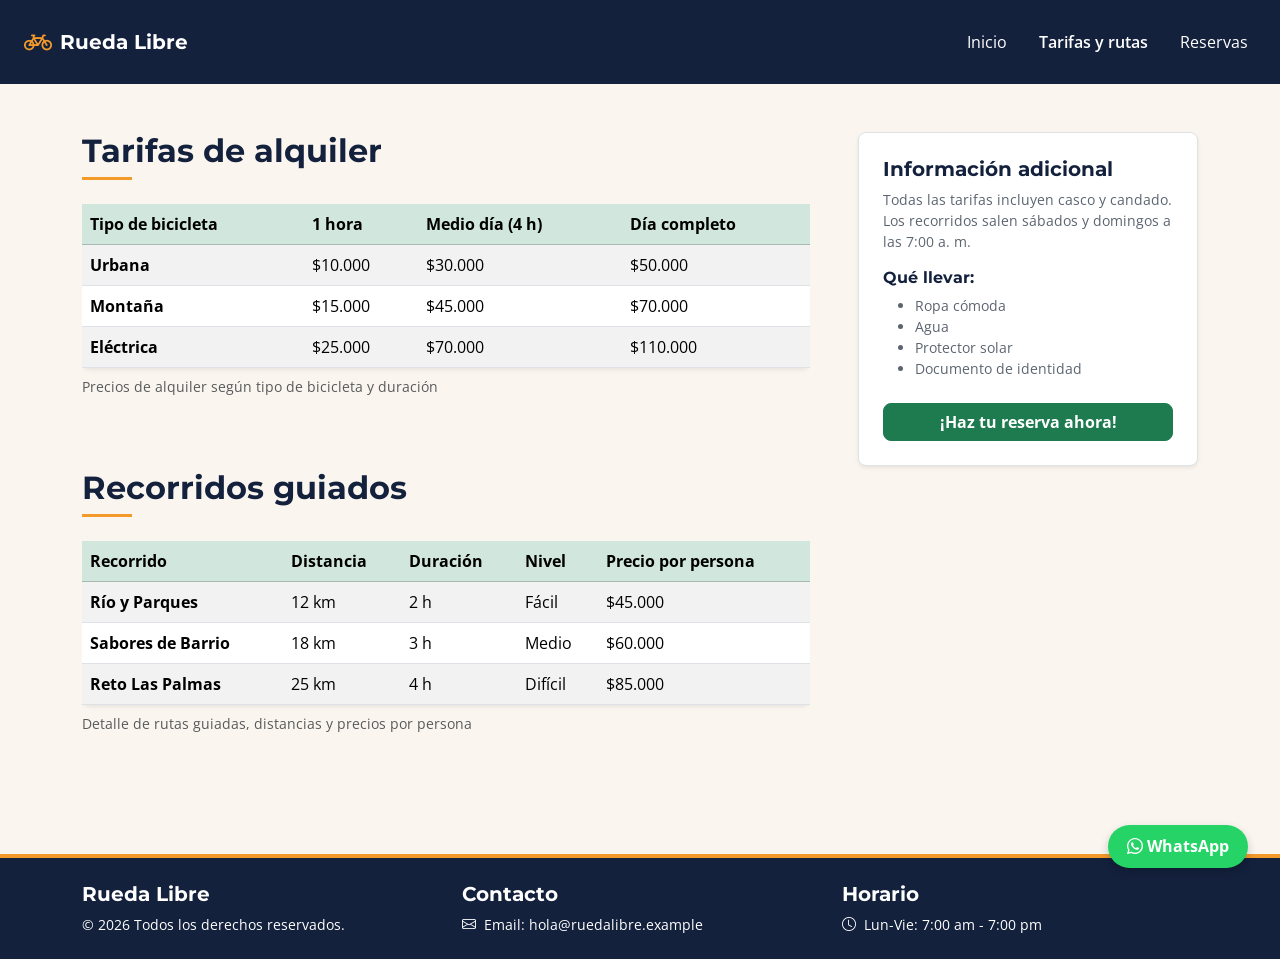
<file: paginas/tarifas.html>
<!DOCTYPE html>
<html lang="es">
<head>
    <meta charset="UTF-8">
    <meta name="viewport" content="width=device-width, initial-scale=1.0">
    <meta name="description" content="Consulta las tarifas de alquiler de bicicletas en Medellín.">
    <title>Tarifas y Rutas | Rueda Libre</title>

    <!-- Fuentes -->
    <link rel="preconnect" href="https://fonts.googleapis.com">
    <link rel="preconnect" href="https://fonts.gstatic.com" crossorigin>
    <link href="https://fonts.googleapis.com/css2?family=Montserrat:wght@700&family=Open+Sans:wght@400;600&display=swap" rel="stylesheet">

    <!-- Bootstrap 5.3 CSS -->
    <link href="https://cdn.jsdelivr.net/npm/bootstrap@5.3.3/dist/css/bootstrap.min.css" rel="stylesheet" integrity="sha384-QWTKZyjpPEjISv5WaRU9OFeRpok6YctnYmDr5pNlyT2bRjXh0JMhjY6hW+ALEwIH" crossorigin="anonymous">

    <!-- Íconos Bootstrap -->
    <link rel="stylesheet" href="https://cdn.jsdelivr.net/npm/bootstrap-icons@1.11.3/font/bootstrap-icons.min.css">

    <link rel="stylesheet" href="../css/styles.css">
</head>

<body class="bg-crema text-gris-asfalto">
    <header>
        <nav class="navbar navbar-expand-lg bg-azul-noche navbar-dark py-3 px-4">
            <div class="container-fluid p-0">
                <a class="navbar-brand font-titulos text-white fw-bold d-flex align-items-center gap-2" href="../index.html">
                    <i class="bi bi-bicycle text-naranja-pedal fs-3" aria-hidden="true"></i>
                    <span>Rueda Libre</span>
                </a>
                <button class="navbar-toggler" type="button" data-bs-toggle="collapse" data-bs-target="#navbarNavegacion" aria-controls="navbarNavegacion" aria-expanded="false" aria-label="Abrir o cerrar menú de navegación">
                    <span class="navbar-toggler-icon"></span>
                </button>
                <div class="collapse navbar-collapse" id="navbarNavegacion">
                    <ul class="navbar-nav ms-auto gap-lg-3 mt-3 mt-lg-0">
                        <li class="nav-item">
                            <a class="nav-link text-white" href="../index.html">Inicio</a>
                        </li>
                        <li class="nav-item">
                            <a class="nav-link text-white fw-semibold active" aria-current="page" href="tarifas.html">Tarifas y rutas</a>
                        </li>
                        <li class="nav-item">
                            <a class="nav-link text-white" href="reservas.html">Reservas</a>
                        </li>
                    </ul>
                </div>
            </div>
        </nav>
    </header>

    <main class="container my-5">
        <div class="row g-5">
            <!-- Columna Principal: Tablas -->
            <div class="col-12 col-lg-8">
                <section class="mb-5">
                    <h2 class="fw-bold font-titulos text-azul-noche titulo-seccion mb-3">Tarifas de alquiler</h2>
                    <div class="table-responsive">
                        <table class="table table-striped table-hover bg-white rounded shadow-sm">
                            <caption class="text-muted small">Precios de alquiler según tipo de bicicleta y duración</caption>
                            <thead class="table-success">
                                <tr>
                                    <th scope="col">Tipo de bicicleta</th>
                                    <th scope="col">1 hora</th>
                                    <th scope="col">Medio día (4 h)</th>
                                    <th scope="col">Día completo</th>
                                </tr>
                            </thead>
                            <tbody>
                                <tr>
                                    <th scope="row">Urbana</th>
                                    <td>$10.000</td>
                                    <td>$30.000</td>
                                    <td>$50.000</td>
                                </tr>
                                <tr>
                                    <th scope="row">Montaña</th>
                                    <td>$15.000</td>
                                    <td>$45.000</td>
                                    <td>$70.000</td>
                                </tr>
                                <tr>
                                    <th scope="row">Eléctrica</th>
                                    <td>$25.000</td>
                                    <td>$70.000</td>
                                    <td>$110.000</td>
                                </tr>
                            </tbody>
                        </table>
                    </div>
                </section>

                <section id="tabla-recorridos" class="mb-5">
                    <h2 class="fw-bold font-titulos text-azul-noche titulo-seccion mb-3">Recorridos guiados</h2>
                    <div class="table-responsive">
                        <table class="table table-striped table-hover bg-white rounded shadow-sm">
                            <caption class="text-muted small">Detalle de rutas guiadas, distancias y precios por persona</caption>
                            <thead class="table-success">
                                <tr>
                                    <th scope="col">Recorrido</th>
                                    <th scope="col">Distancia</th>
                                    <th scope="col">Duración</th>
                                    <th scope="col">Nivel</th>
                                    <th scope="col">Precio por persona</th>
                                </tr>
                            </thead>
                            <tbody>
                                <tr>
                                    <th scope="row">Río y Parques</th>
                                    <td>12 km</td>
                                    <td>2 h</td>
                                    <td>Fácil</td>
                                    <td>$45.000</td>
                                </tr>
                                <tr>
                                    <th scope="row">Sabores de Barrio</th>
                                    <td>18 km</td>
                                    <td>3 h</td>
                                    <td>Medio</td>
                                    <td>$60.000</td>
                                </tr>
                                <tr>
                                    <th scope="row">Reto Las Palmas</th>
                                    <td>25 km</td>
                                    <td>4 h</td>
                                    <td>Difícil</td>
                                    <td>$85.000</td>
                                </tr>
                            </tbody>
                        </table>
                    </div>
                </section>
            </div>

            <!-- Columna Lateral: Información Adicional -->
            <div class="col-12 col-lg-4">
                <aside class="p-4 bg-white rounded shadow-sm border">
                    <h3 class="h5 fw-bold font-titulos text-azul-noche">Información adicional</h3>
                    <p class="small">Todas las tarifas incluyen casco y candado. Los recorridos salen sábados y domingos a las 7:00 a. m.</p>
                    <h4 class="h6 fw-bold font-titulos text-azul-noche mt-3">Qué llevar:</h4>
                    <ul class="small mb-4">
                        <li>Ropa cómoda</li>
                        <li>Agua</li>
                        <li>Protector solar</li>
                        <li>Documento de identidad</li>
                    </ul>
                    <a href="reservas.html" class="btn btn-primary w-100 fw-bold">¡Haz tu reserva ahora!</a>
                </aside>
            </div>
        </div>
    </main>

    <!-- Botón flotante WhatsApp -->
    <a href="https://wa.me/573000000000" class="whatsapp-flotante" target="_blank" rel="noopener" aria-label="Contactar por WhatsApp">
        <i class="bi bi-whatsapp me-1" aria-hidden="true"></i> WhatsApp
    </a>

    <footer class="footer-custom bg-azul-noche text-white py-4 px-5">
        <div class="container">
            <div class="row g-4">
                <div class="col-12 col-md-4">
                    <h3 class="h5 fw-bold font-titulos text-white">Rueda Libre</h3>
                    <p class="small m-0">© 2026 Todos los derechos reservados.</p>
                </div>
                <div class="col-12 col-md-4">
                    <h3 class="h5 fw-bold font-titulos text-white">Contacto</h3>
                    <p class="small m-0"><i class="bi bi-envelope me-1" aria-hidden="true"></i> Email: hola@ruedalibre.example</p>
                </div>
                <div class="col-12 col-md-4">
                    <h3 class="h5 fw-bold font-titulos text-white">Horario</h3>
                    <p class="small m-0"><i class="bi bi-clock me-1" aria-hidden="true"></i> Lun-Vie: 7:00 am - 7:00 pm</p>
                </div>
            </div>
        </div>
    </footer>

    <!-- Bootstrap 5.3 JS Bundle -->
<!-- Bootstrap 5.3 JS Bundle (Sin integrity para evitar bloqueos por hashes incorrectos) -->
<script src="https://cdn.jsdelivr.net/npm/bootstrap@5.3.3/dist/js/bootstrap.bundle.min.js"></script></body>
</html>
</file>
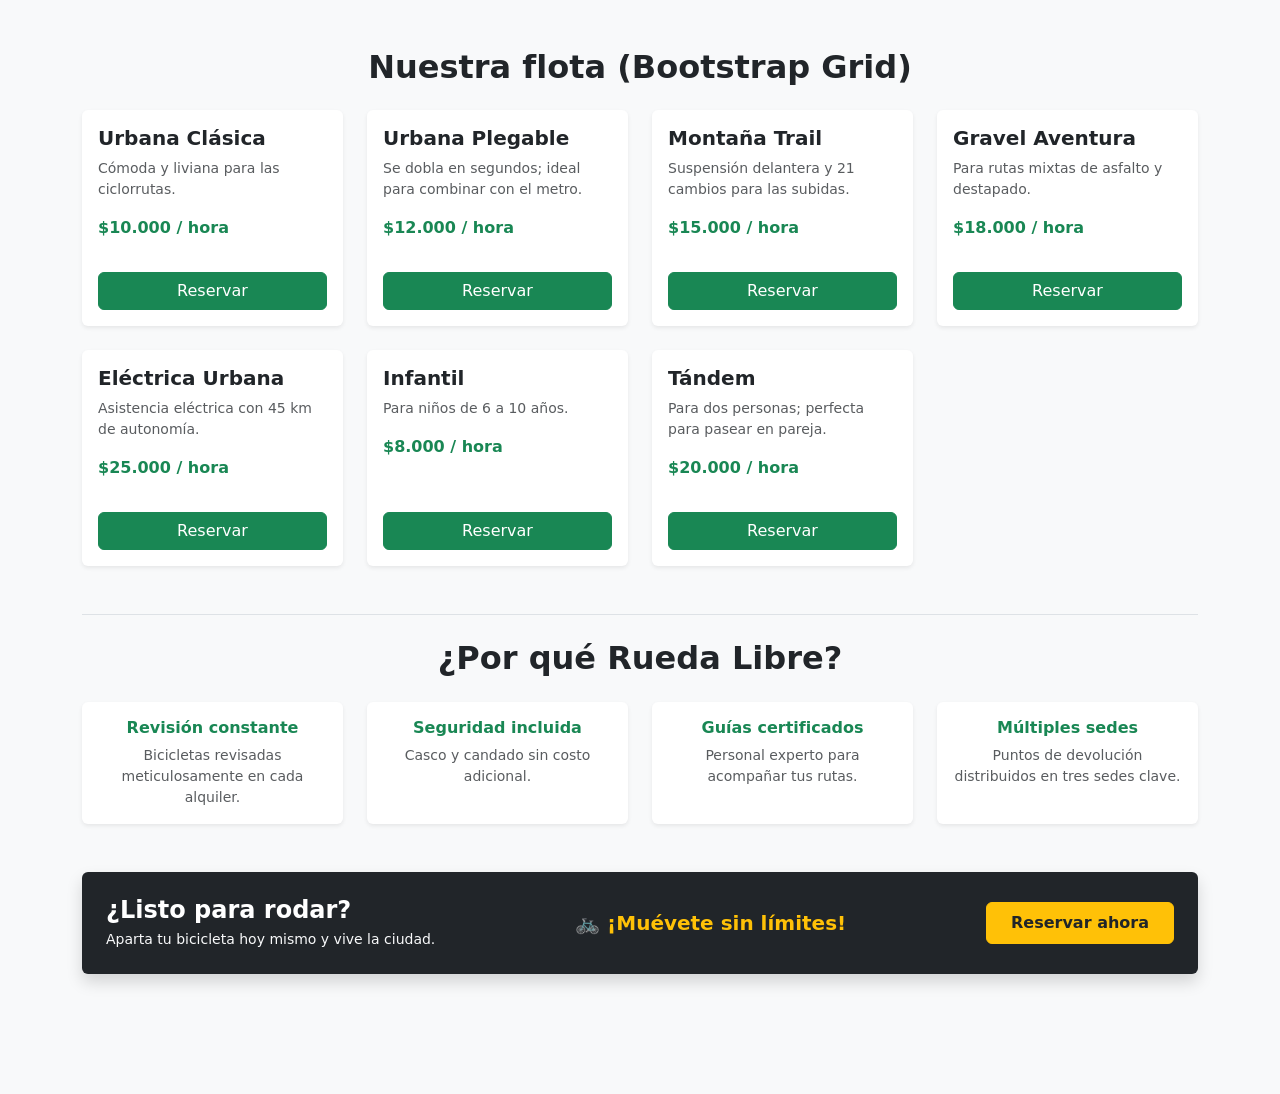
<file: pruebas/catalogo-bootstrap.html>
<!DOCTYPE html>
<html lang="es">
<head>
    <meta charset="UTF-8">
    <meta name="viewport" content="width=device-width, initial-scale=1.0">
    <title>Catálogo y Pruebas Bootstrap | Rueda Libre</title>
    
    <!-- Bootstrap 5.3 CSS CDN -->
    <link href="https://cdn.jsdelivr.net/npm/bootstrap@5.3.3/dist/css/bootstrap.min.css" rel="stylesheet" integrity="sha384-QWTKZyjpPEjISv5WaRU9OFeRpok6YctnYmDr5pNlyT2bRjXh0JMhjY6hW+ALEwIH" crossorigin="anonymous">
</head>
<body class="bg-light text-dark">

    <div class="container py-5">
        
        <section class="mb-5">
            <h2 class="text-center fw-bold mb-4">Nuestra flota (Bootstrap Grid)</h2>
            
            <div class="row g-4">
                <!-- 1. Urbana Clásica -->
                <div class="col-12 col-sm-6 col-lg-4 col-xl-3">
                    <div class="card h-100 shadow-sm border-0">
                        <div class="card-body d-flex flex-column justify-content-between">
                            <div>
                                <h3 class="h5 fw-bold">Urbana Clásica</h3>
                                <p class="text-muted small">Cómoda y liviana para las ciclorrutas.</p>
                                <p class="fw-bold text-success">$10.000 / hora</p>
                            </div>
                            <a href="../paginas/reservas.html" class="btn btn-success mt-3">Reservar</a>
                        </div>
                    </div>
                </div>

                <!-- 2. Urbana Plegable -->
                <div class="col-12 col-sm-6 col-lg-4 col-xl-3">
                    <div class="card h-100 shadow-sm border-0">
                        <div class="card-body d-flex flex-column justify-content-between">
                            <div>
                                <h3 class="h5 fw-bold">Urbana Plegable</h3>
                                <p class="text-muted small">Se dobla en segundos; ideal para combinar con el metro.</p>
                                <p class="fw-bold text-success">$12.000 / hora</p>
                            </div>
                            <a href="../paginas/reservas.html" class="btn btn-success mt-3">Reservar</a>
                        </div>
                    </div>
                </div>

                <!-- 3. Montaña Trail -->
                <div class="col-12 col-sm-6 col-lg-4 col-xl-3">
                    <div class="card h-100 shadow-sm border-0">
                        <div class="card-body d-flex flex-column justify-content-between">
                            <div>
                                <h3 class="h5 fw-bold">Montaña Trail</h3>
                                <p class="text-muted small">Suspensión delantera y 21 cambios para las subidas.</p>
                                <p class="fw-bold text-success">$15.000 / hora</p>
                            </div>
                            <a href="../paginas/reservas.html" class="btn btn-success mt-3">Reservar</a>
                        </div>
                    </div>
                </div>

                <!-- 4. Gravel Aventura -->
                <div class="col-12 col-sm-6 col-lg-4 col-xl-3">
                    <div class="card h-100 shadow-sm border-0">
                        <div class="card-body d-flex flex-column justify-content-between">
                            <div>
                                <h3 class="h5 fw-bold">Gravel Aventura</h3>
                                <p class="text-muted small">Para rutas mixtas de asfalto y destapado.</p>
                                <p class="fw-bold text-success">$18.000 / hora</p>
                            </div>
                            <a href="../paginas/reservas.html" class="btn btn-success mt-3">Reservar</a>
                        </div>
                    </div>
                </div>

                <!-- 5. Eléctrica Urbana -->
                <div class="col-12 col-sm-6 col-lg-4 col-xl-3">
                    <div class="card h-100 shadow-sm border-0">
                        <div class="card-body d-flex flex-column justify-content-between">
                            <div>
                                <h3 class="h5 fw-bold">Eléctrica Urbana</h3>
                                <p class="text-muted small">Asistencia eléctrica con 45 km de autonomía.</p>
                                <p class="fw-bold text-success">$25.000 / hora</p>
                            </div>
                            <a href="../paginas/reservas.html" class="btn btn-success mt-3">Reservar</a>
                        </div>
                    </div>
                </div>

                <!-- 6. Infantil -->
                <div class="col-12 col-sm-6 col-lg-4 col-xl-3">
                    <div class="card h-100 shadow-sm border-0">
                        <div class="card-body d-flex flex-column justify-content-between">
                            <div>
                                <h3 class="h5 fw-bold">Infantil</h3>
                                <p class="text-muted small">Para niños de 6 a 10 años.</p>
                                <p class="fw-bold text-success">$8.000 / hora</p>
                            </div>
                            <a href="../paginas/reservas.html" class="btn btn-success mt-3">Reservar</a>
                        </div>
                    </div>
                </div>

                <!-- 7. Tándem -->
                <div class="col-12 col-sm-6 col-lg-4 col-xl-3">
                    <div class="card h-100 shadow-sm border-0">
                        <div class="card-body d-flex flex-column justify-content-between">
                            <div>
                                <h3 class="h5 fw-bold">Tándem</h3>
                                <p class="text-muted small">Para dos personas; perfecta para pasear en pareja.</p>
                                <p class="fw-bold text-success">$20.000 / hora</p>
                            </div>
                            <a href="../paginas/reservas.html" class="btn btn-success mt-3">Reservar</a>
                        </div>
                    </div>
                </div>
            </div>
        </section>

        <section class="my-5 py-4 border-top">
            <h2 class="text-center fw-bold mb-4">¿Por qué Rueda Libre?</h2>
            
            <div class="row g-4 text-center mb-5">
                <div class="col-12 col-md-6 col-lg-3">
                    <div class="p-3 bg-white rounded shadow-sm h-100">
                        <h4 class="h6 fw-bold text-success">Revisión constante</h4>
                        <p class="small text-muted mb-0">Bicicletas revisadas meticulosamente en cada alquiler.</p>
                    </div>
                </div>
                <div class="col-12 col-md-6 col-lg-3">
                    <div class="p-3 bg-white rounded shadow-sm h-100">
                        <h4 class="h6 fw-bold text-success">Seguridad incluida</h4>
                        <p class="small text-muted mb-0">Casco y candado sin costo adicional.</p>
                    </div>
                </div>
                <div class="col-12 col-md-6 col-lg-3">
                    <div class="p-3 bg-white rounded shadow-sm h-100">
                        <h4 class="h6 fw-bold text-success">Guías certificados</h4>
                        <p class="small text-muted mb-0">Personal experto para acompañar tus rutas.</p>
                    </div>
                </div>
                <div class="col-12 col-md-6 col-lg-3">
                    <div class="p-3 bg-white rounded shadow-sm h-100">
                        <h4 class="h6 fw-bold text-success">Múltiples sedes</h4>
                        <p class="small text-muted mb-0">Puntos de devolución distribuidos en tres sedes clave.</p>
                    </div>
                </div>
            </div>
            <div class="p-4 bg-dark text-white rounded shadow d-flex flex-column flex-md-row justify-content-between align-items-center gap-3">
                <div class="text-center text-md-start">
                    <h3 class="h4 fw-bold mb-1">¿Listo para rodar?</h3>
                    <p class="mb-0 text-light small">Aparta tu bicicleta hoy mismo y vive la ciudad.</p>
                </div>
                <!-- Elemento decorativo visible solo desde md -->
                <div class="d-none d-md-block text-warning fw-bold fs-5">
                    🚲 ¡Muévete sin límites!
                </div>
                <div>
                    <a href="../paginas/reservas.html" class="btn btn-warning fw-bold px-4 py-2 text-dark">Reservar ahora</a>
                </div>
            </div>
        </section>

    </div>
    <!-- Bootstrap 5.3 JS Bundle CDN -->
    <script src="https://cdn.jsdelivr.net/npm/bootstrap@5.3.3/dist/js/bootstrap.bundle.min.js" integrity="sha384-YvpcrYf0tY3lHB60NNkmXc5s98+Y8z8N1b/j1lC1k096+g52+l9u33" crossorigin="anonymous"></script>
</body>
</html>
</file>
<file: css/styles.css>
:root {
    /* Paleta de colores de marca */
    --verde-ruta: #1E7A4F;
    --verde-ruta-rgb: 30, 122, 79;
    --naranja-pedal: #F39A2B;
    --azul-noche: #14213D;
    --crema: #FAF6EF;
    --gris-asfalto: #5B6470;
    --blanco: #FFFFFF;

    /* Sobrescritura de variables globales de Bootstrap */
    --bs-primary: var(--verde-ruta);
    --bs-primary-rgb: var(--verde-ruta-rgb);
    --bs-link-color: var(--verde-ruta);
    --bs-link-hover-color: #145537;
    --bs-body-font-family: 'Open Sans', sans-serif;
    --bs-border-radius: 8px;

    /* Fuentes de la marca */
    --fuente-titulos: 'Montserrat', sans-serif;
    --fuente-texto: 'Open Sans', sans-serif;
}

/* Personalización del botón primario (Verde Ruta) */
.btn-primary {
    --bs-btn-bg: var(--verde-ruta);
    --bs-btn-border-color: var(--verde-ruta);
    --bs-btn-hover-bg: #145537;
    --bs-btn-hover-border-color: #145537;
    --bs-btn-active-bg: #0e3d27;
    --bs-btn-active-border-color: #0e3d27;
    --bs-btn-color: #FFFFFF;
}

/* Variante propia para Naranja Pedal */
.btn-naranja {
    --bs-btn-bg: var(--naranja-pedal);
    --bs-btn-border-color: var(--naranja-pedal);
    --bs-btn-hover-bg: #d88015;
    --bs-btn-hover-border-color: #d88015;
    --bs-btn-active-bg: #bd6e0f;
    --bs-btn-active-border-color: #bd6e0f;
    --bs-btn-color: #14213D;
}

/* Clases utilitarias de marca */
.font-titulos {
    font-family: var(--fuente-titulos);
}

.bg-crema {
    background-color: var(--crema);
}

.bg-azul-noche {
    background-color: var(--azul-noche);
}

.bg-verde-ruta {
    background-color: var(--verde-ruta);
}

.bg-naranja-pedal {
    background-color: var(--naranja-pedal);
}

.text-gris-asfalto {
    color: var(--gris-asfalto);
}

.text-azul-noche {
    color: var(--azul-noche);
}

.text-verde-ruta {
    color: var(--verde-ruta);
}

.text-naranja-pedal {
    color: var(--naranja-pedal);
}

/* Estilos de títulos y footer */
.titulo-seccion {
    position: relative;
    padding-bottom: 0.5rem;
}

.titulo-seccion::after {
    content: '';
    display: block;
    width: 50px;
    height: 3px;
    background-color: var(--naranja-pedal);
    margin-top: 0.4rem;
}

.footer-custom {
    border-top: 4px solid var(--naranja-pedal);
}

/* Botón flotante WhatsApp */
.whatsapp-flotante {
    position: fixed;
    bottom: 2rem;
    right: 2rem;
    background-color: #25D366;
    color: #FFFFFF;
    padding: 0.6rem 1.2rem;
    border-radius: 50px;
    text-decoration: none;
    font-weight: 700;
    box-shadow: 0 4px 10px rgba(0, 0, 0, 0.2);
    z-index: 1000;
    display: flex;
    align-items: center;
}

.whatsapp-flotante:hover {
    background-color: #1EBE5D;
    color: #FFFFFF;
}

/* Dimensiones de imágenes en Cards */
#nuestra-flota .card-img-top,
#galeria-rutas-seccion .card-img-top,
#servicios .card-img-top {
    width: 100%;
    height: 220px;
    object-fit: cover;
    object-position: center;
}

#nuestra-flota .card-img-top {
    object-fit: contain;
    background-color: #FFFFFF;
}

.banner-carrusel {
    height: 380px;
    object-fit: cover;
    object-position: center;
}

#carruselPromociones .carousel-caption {
    background-color: rgba(20, 33, 61, 0.85);
    border-radius: 8px;
    text-align: left;
}

/* Ajustes exclusivos para celulares y pantallas muy pequeñas (<= 767px) */
@media (max-width: 767.98px) {
    .banner-carrusel {
        height: 220px;
    }

    #carruselPromociones .carousel-caption {
        position: relative !important;
        right: 0 !important;
        left: 0 !important;
        bottom: 0 !important;
        padding: 1.25rem 1rem 2.5rem 1rem !important;
        background-color: var(--azul-noche) !important;
        border-radius: 0 !important;
        text-align: center !important;
    }

    #carruselPromociones .carousel-caption h3 {
        font-size: 1.1rem;
    }

    #carruselPromociones .carousel-caption p {
        font-size: 0.85rem;
    }

    #carruselPromociones .carousel-indicators {
        margin-bottom: 0.5rem;
    }
}
</file>
